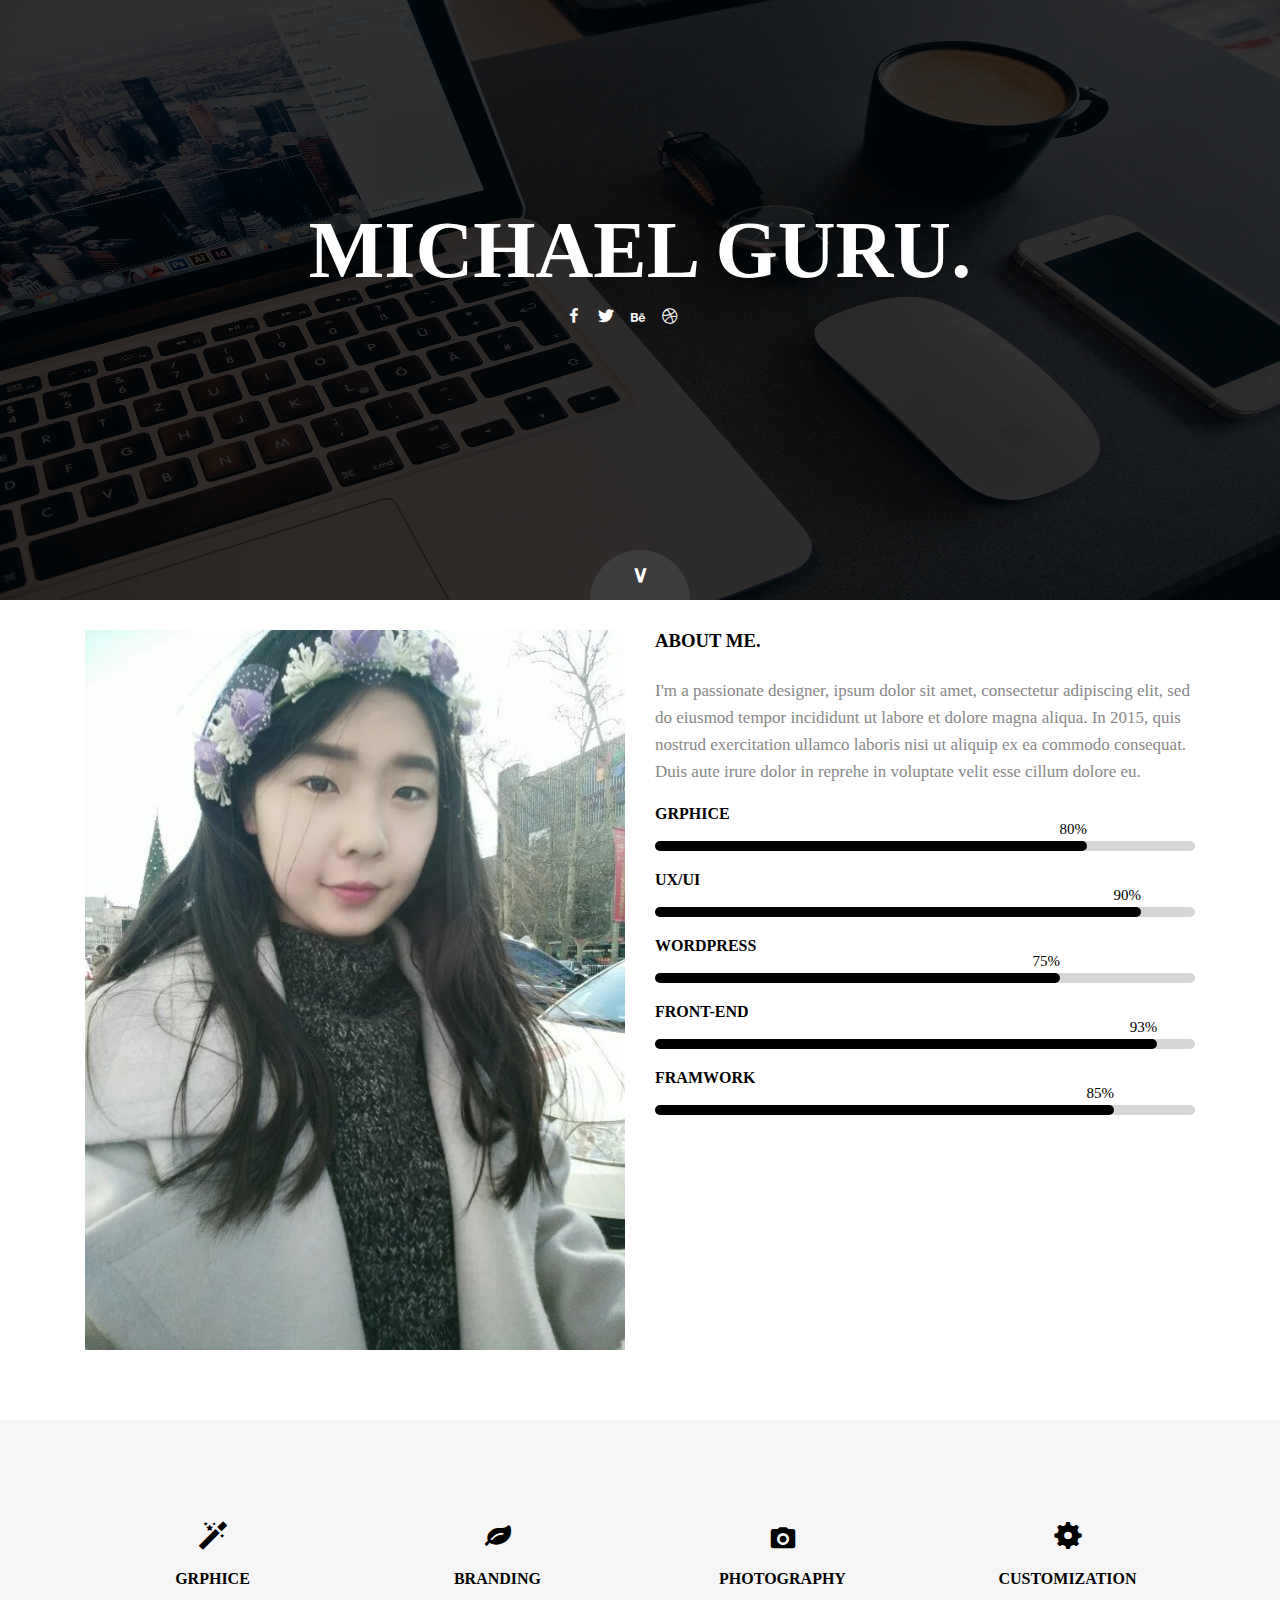
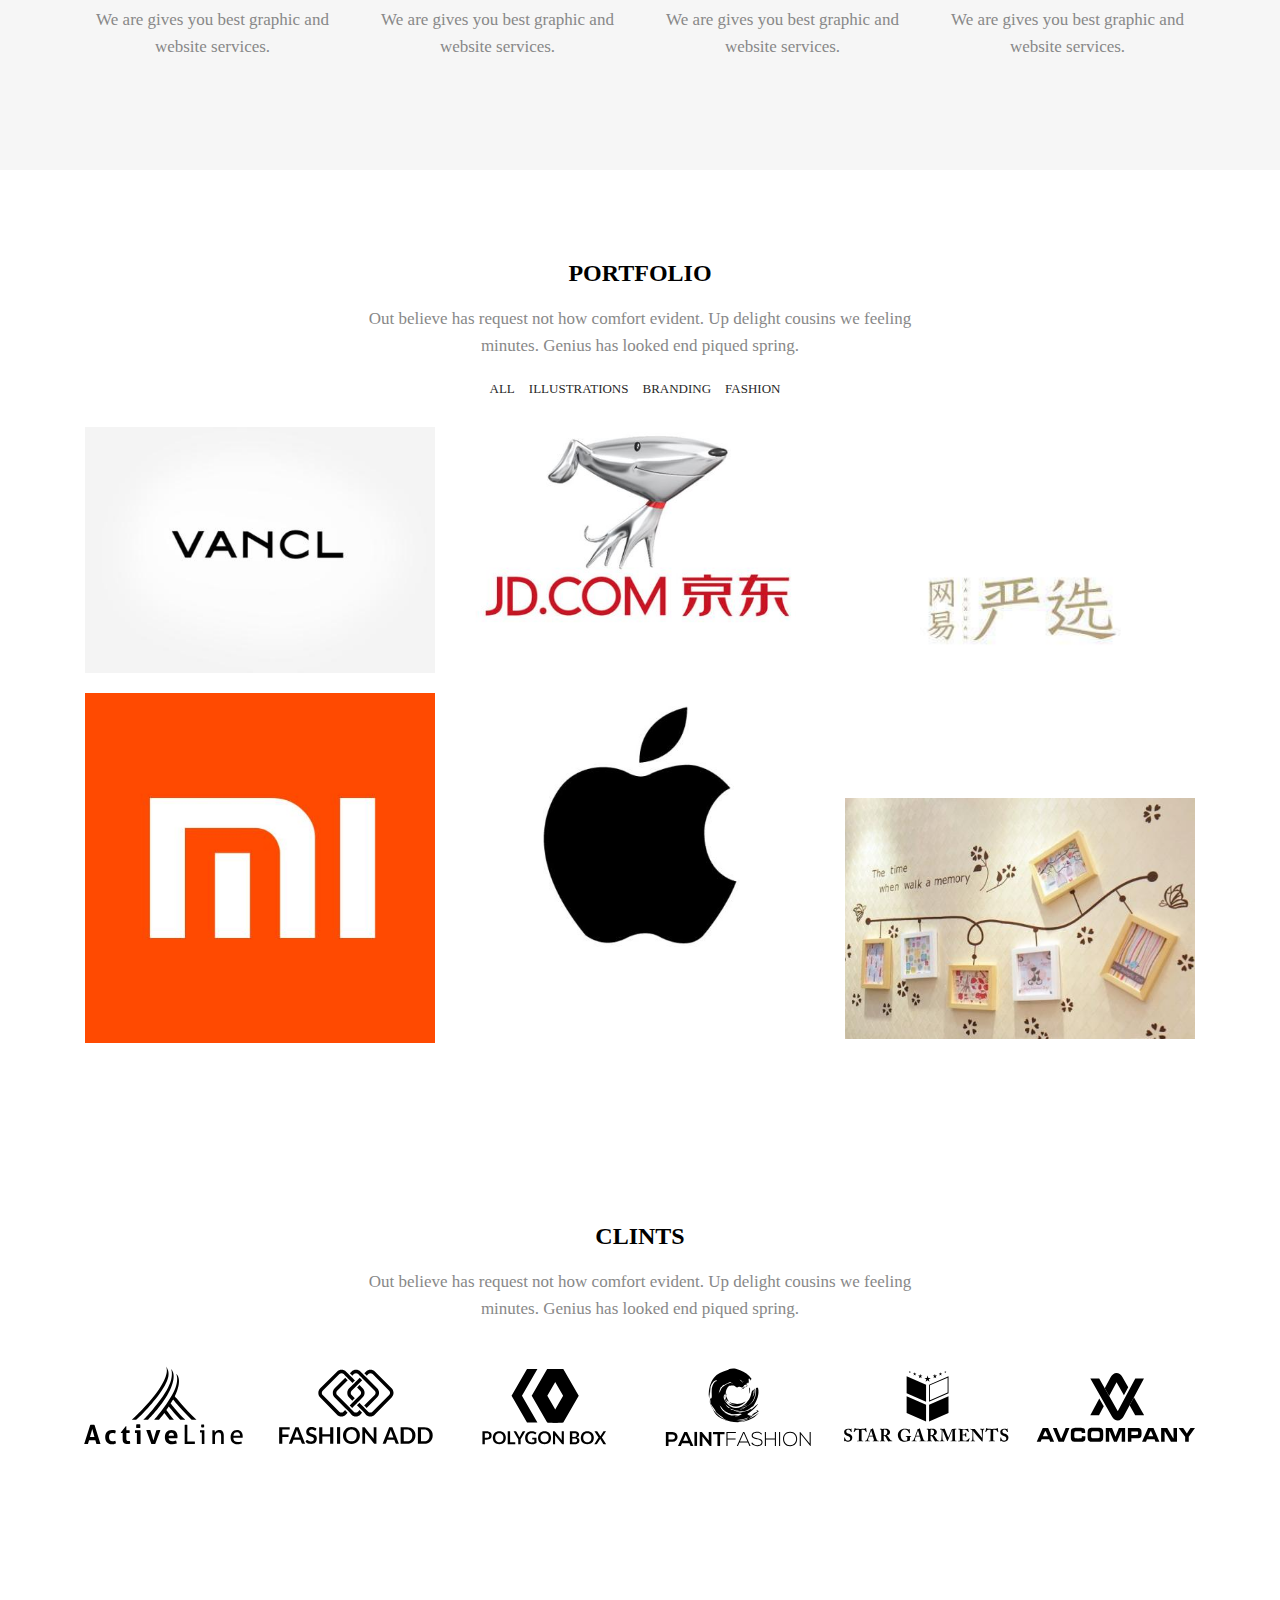
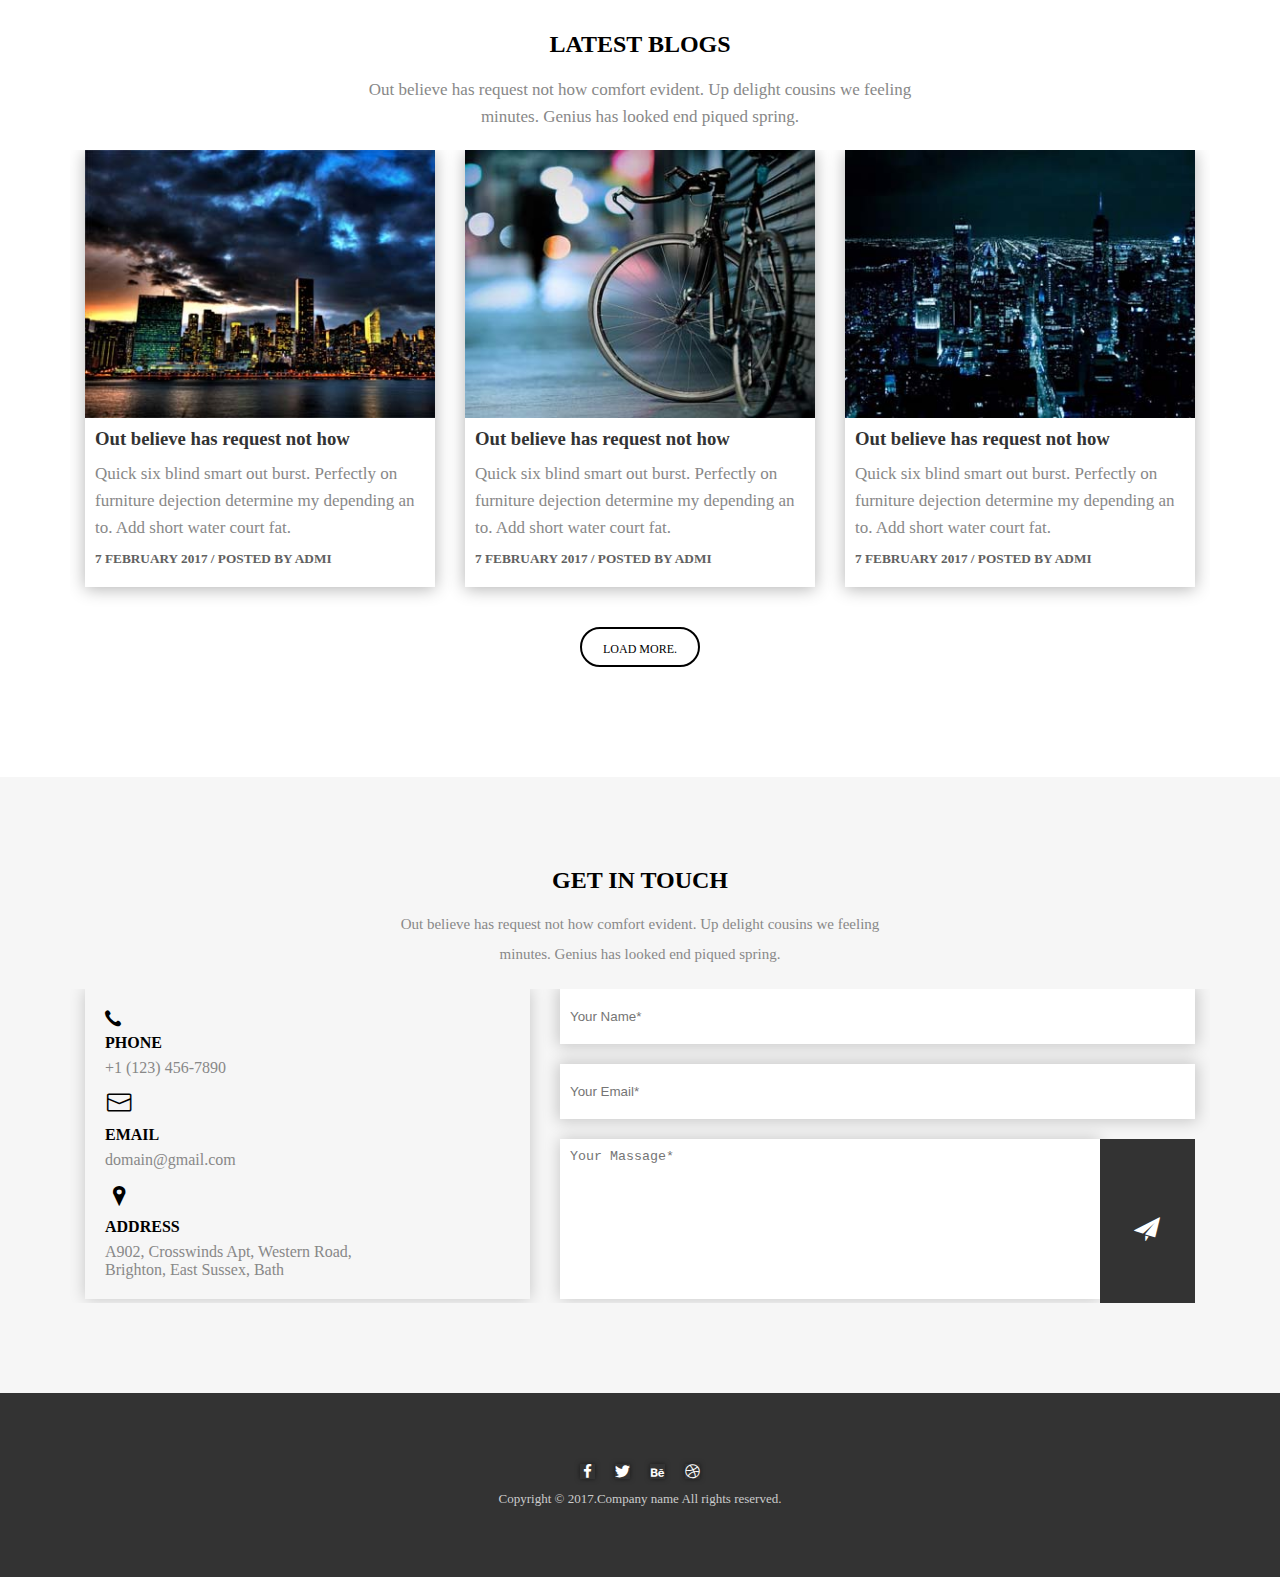
<file: index.html>
<!DOCTYPE html>
<html lang="en">
<head>
	<meta charset="UTF-8">
	<title>Document</title>
	<link rel="stylesheet" href="css/index.css">
	<link rel="stylesheet" href="css/response.css">
	<meta name="viewport" content="width=device-width">
	<link rel="stylesheet" href="iconfont/iconfont.css">
</head>
<body>
    <header>
    	<img src="img/banner.jpg" alt="">
    	<div class="zhe">
    	 <h1>MICHAEL GURU.</h1>   	
    	 <div class="z-icon">
    	 	<a href=""><i class="iconfont icon-facebookf"></i></a>
			<a href=""><i class="iconfont icon-tuite"></i></a>
			<a href=""><i class="iconfont icon-be"></i></a>
			<a href=""><i class="iconfont icon-06"></i></a>
    	 </div>
    	 <a href="" class="down">
    	 <b>∨</b></a>
     </div>
    </header>
	<section class="about-section">
		<div class="container">
		 <div class="row">
			<div class="about-image col-lg-6 col-md-6 col-sm-12 col-xs-12">
				<img src="img/psb.jpg" alt="">
			</div>
			<div class="about-text col-lg-6 col-md-6 col-sm-12 col-xs-12">
				<h3>ABOUT ME.</h3>
				<p>I'm a passionate designer, ipsum dolor sit amet, consectetur adipiscing elit, sed do eiusmod tempor incididunt ut labore et dolore magna aliqua. In 2015, quis nostrud exercitation ullamco laboris nisi ut aliquip ex ea commodo consequat. Duis aute irure dolor in reprehe in voluptate velit esse cillum dolore eu.</p>
				<div class="gun">
				 <ul>
				 	<h4>GRPHICE</h4><li><div class="dong1"><span>80%</span></div></li>
				 	<h4>UX/UI</h4><li><div class="dong2"><span>90%</span></div></li>
				 	<h4>WORDPRESS</h4><li><div class="dong3"><span>75%</span></div></li>
				 	<h4>FRONT-END</h4><li><div class="dong4"><span>93%</span></div></li>
				 	<h4>FRAMWORK</h4><li><div class="dong5"><span>85%</span></div></li>
				 </ul>
			</div>
			</div>	
		</div>
	</div>
	</section>
	<!--  -->
	<section class="tu">
		<div class="container">
			<div class="row">
				<div class="tu1 col-lg-3 col-md-3 col-sm-6 col-xs-12">
				<div class="xz">
				<span class="iconfont icon-meiyan">
				<ul>
					<li class="left"></li>
					<li class="right"></li>
					<li class="l-top"></li>
					<li class="r-bottom"></li>
				</ul>
				</div>
				</span>
					<h4>GRPHICE</h4>
					<p>We are gives you best graphic and website services.</p>
				</div>
				<div class="tu2 col-lg-3 col-md-3 col-sm-6 col-xs-12">
				<div class="xz">
				<span class="iconfont icon-leaf"></span>
				<ul>
					<li class="left"></li>
					<li class="right"></li>
					<li class="l-top"></li>
					<li class="r-bottom"></li>
				</ul>
				</div>
					<h4>BRANDING</h4>
					<p>We are gives you best graphic and website services.</p>
				</div>
				<div class="tu3 col-lg-3 col-md-3 col-sm-6 col-xs-12">
				<div class="xz">
				<span class="iconfont icon-androidcamera"></span>
				<ul>
					<li class="left"></li>
					<li class="right"></li>
					<li class="l-top"></li>
					<li class="r-bottom"></li>
				</ul>
				</div>
					<h4>PHOTOGRAPHY</h4>
					<p>We are gives you best graphic and website services.</p>
				</div>
				<div class="tu4 col-lg-3 col-md-3 col-sm-6 col-xs-12">
				<div class="xz">
				<span class="iconfont icon-set"></span>
				<ul>
					<li class="left"></li>
					<li class="right"></li>
					<li class="l-top"></li>
					<li class="r-bottom"></li>
				</ul>
				</div>
					<h4>CUSTOMIZATION</h4>
					<p>We are gives you best graphic and website services.</p>
			</div>
		</div>
	</div>
	</section>
	<section class="por">
	 <div class="p1">
			<h2>PORTFOLIO</h2>
			<p>Out believe has request not how comfort evident. Up delight cousins we feeling<br>	 minutes. Genius has looked end piqued spring.</p>
			</div>
			<div class="p2">
				<ul>
					<li><a href="">ALL</a></li>
					<li><a href="">ILLUSTRATIONS</a></li>
					<li><a href="">BRANDING</a></li>
					<li><a href="">FASHION</a></li>
				</ul>
			</div>
		<div class="container">
			<ul class="row">
					<li class="p3 col-lg-4 col-md-4 col-sm-4 col-xs-12">
						<div class="top1 top"><a href="codingfanke/fanke2/index.html"><img src="img/fanke.jpg" alt="">
						  <div class="zhezhao">
							<div class="bai">
								<img src="img/sosuo.png" alt="">
							</div>
						</div></a>
						</div>
						<div class="top2 top"><a href="codingxiaomi/xiaomi/index.html"><img src="img/xiaomi.jpg" alt="">
						  <div class="zhezhao">
							<div class="bai"><img src="img/sosuo.png" alt=""></div>
						</div></a>
						</div>
					</li>
					<li class="p3 col-lg-4 col-md-4 col-sm-4 col-xs-12">
					<div class="top3 top"><a href="coding/jingdong/index.html"><img src="img/jingdong.jpg" alt="">
					   <div class="zhezhao">
							<div class="bai"><img src="img/sosuo.png" alt=""></div>
						</div></a>
					</div>
						<div class="top4 top"><a href="coddingiphone/apple/index.html"><img src="img/apple.jpg" alt="">
						  <div class="zhezhao">
							<div class="bai"><img src="img/sosuo.png" alt=""></div>
						  </div></a>
						</div></li>
					<li class="p3 col-lg-4 col-md-4 col-sm-4 col-xs-12">
						<div class="top5 top"><a href="coddingyanxuan/yanxuan/index.html"><img src="img/yanxuan.jpg" alt="">
						  <div class="zhezhao">
							<div class="bai"><img src="img/sosuo.png" alt=""></div>
						</div></a>
						</div>
						<div  class="top6 top"><a href="codingcysh/chuangyishenghuo/index.html"><img src="img/cysh.jpg" alt="">
						  <div class="zhezhao">
							<div class="bai"><img src="img/sosuo.png" alt=""></div>
						</div></a>
						</div>
					</li>
				</ul>
			</div>
	</section>
	<section class="cli">
	 <div class="c1">
			<h2>CLINTS</h2>
			<p>Out believe has request not how comfort evident. Up delight cousins we feeling<br>	 minutes. Genius has looked end piqued spring.</p>
			</div>
			<div class="container">
			  <ul class="row">
					<li><a href=""><img src="img/1.svg" alt=""></a></li>
					<li><a href=""><img src="img/2.svg" alt=""></a></li>
					<li><a href=""><img src="img/3.svg" alt=""></a></li>
					<li><a href=""><img src="img/4.svg" alt=""></a></li>
					<li><a href=""><img src="img/5.svg" alt=""></a></li>
					<li><a href=""><img src="img/6.svg" alt=""></a></li>
				</ul>
			</div>
		</section>
	<section class="lat">
	 <div class="la1">
			<h2>LATEST BLOGS</h2>
			<p>Out believe has request not how comfort evident. Up delight cousins we feeling<br>	 minutes. Genius has looked end piqued spring.</p>
			</div>
			<div class="container">
				<ul class="row">
					<li class="la2 col-lg-4 col-md-4 col-sm-12 col-xs-12"><a href="">
					<div class="yin">
					<img src="img/blog1.jpg" alt="">
					<h3>Out believe has request not how</h3>
					<p>Quick six blind smart out burst. Perfectly on furniture dejection determine my depending an to. Add short water court fat.</p>
					<h5>7 FEBRUARY 2017 / POSTED BY ADMI</h5>
					</div></a></li>
					<li class="la2 col-lg-4 col-md-4 col-sm-12 col-xs-12"><a href="">
						<div class="yin">
						<img src="img/blog2.jpg" alt="">
						<h3>Out believe has request not how</h3>
					<p>Quick six blind smart out burst. Perfectly on furniture dejection determine my depending an to. Add short water court fat.</p>
					<h5>7 FEBRUARY 2017 / POSTED BY ADMI</h5>
				</div></a></li>
					<li class="la2 col-lg-4 col-md-4 col-sm-12 col-xs-12"><a href="">
						<div class="yin">
						<img src="img/blog3.jpg" alt="">
						<h3>Out believe has request not how</h3>
					<p>Quick six blind smart out burst. Perfectly on furniture dejection determine my depending an to. Add short water court fat.</p>
					<h5>7 FEBRUARY 2017 / POSTED BY ADMI</h5></div>
					</a></li>
				</ul>
			</div>
			<div class="end">
				<a href="">LOAD MORE.</a>
			</div>
	</section>
	<section class="get">
		<div class="container">
			<h2>GET IN TOUCH</h2>
			  <p class="p1">Out believe has request not how comfort evident. Up delight cousins we feeling<br>minutes. Genius has looked end piqued spring.</p>
			  <div class="row">
				<div class="get-left col-lg-5 col-md-5 col-sm-12 col-xs-12">
					<ul class="tel">
						<li>
						 <span class="iconfont icon-iconfontcolor39"></span>
						<h4>PHONE</h4>
						<p>+1 (123) 456-7890</p>
						</li>
						<li>
						 <span class="iconfont icon-duanxin"></span>
						<h4>EMAIL</h4>
						<p>domain@gmail.com</p>
						</li>
						<li>
						 <span class="iconfont icon-huitudangqianweizhi"></span>
						<h4>ADDRESS</h4>
						<p>A902, Crosswinds Apt, Western Road,<br>Brighton, East Sussex, Bath</p>
						</li>
					</ul>
				</div>
				<div class="get-right col-lg-7 col-md-7 col-sm-12 col-xs-12">
					<input type="text" placeholder="Your Name* "class="name" >
					<input type="text" placeholder="Your Email* " class="email">
					<div class="text">
					  <textarea name="massage" placeholder="Your Massage*" id="massage"></textarea>
					  <div class="icon">
					  	<span class="iconfont icon-zhifeiji"></span>
					  </div>
					</div>
				</div>
			</div>
		</div>
	</section>
	<footer>
		<div class="f-icon">
			<a href=""><i class="iconfont icon-facebookf"></i></a>
			<a href=""><i class="iconfont icon-tuite"></i></a>
			<a href=""><i class="iconfont icon-be"></i></a>
			<a href=""><i class="iconfont icon-06"></i></a>
		</div>
		<div class="f-text">
			Copyright © 2017.Company name All rights reserved.
		</div>
	</footer>
</body>
</html>
</file>
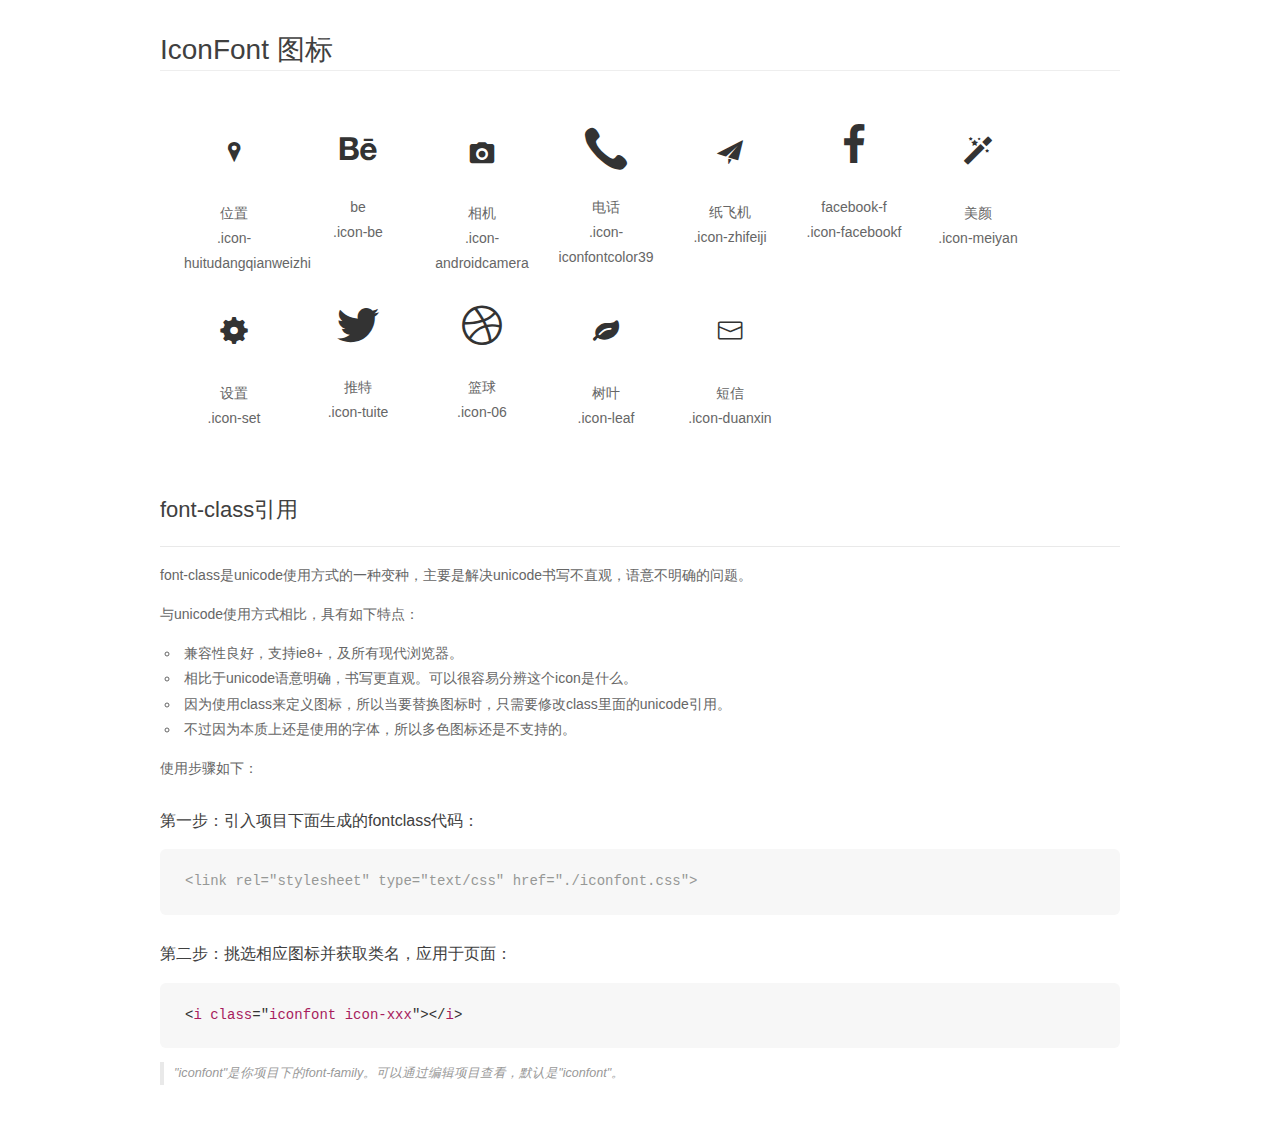
<file: iconfont/demo_fontclass.html>
<!DOCTYPE html>
<html>
<head>
    <meta charset="utf-8"/>
    <title>IconFont</title>
    <link rel="stylesheet" href="demo.css">
    <link rel="stylesheet" href="iconfont.css">
</head>
<body>
    <div class="main markdown">
        <h1>IconFont 图标</h1>
        <ul class="icon_lists clear">
            
                <li>
                <i class="icon iconfont icon-huitudangqianweizhi"></i>
                    <div class="name">位置</div>
                    <div class="fontclass">.icon-huitudangqianweizhi</div>
                </li>
            
                <li>
                <i class="icon iconfont icon-be"></i>
                    <div class="name">be</div>
                    <div class="fontclass">.icon-be</div>
                </li>
            
                <li>
                <i class="icon iconfont icon-androidcamera"></i>
                    <div class="name">相机</div>
                    <div class="fontclass">.icon-androidcamera</div>
                </li>
            
                <li>
                <i class="icon iconfont icon-iconfontcolor39"></i>
                    <div class="name">电话</div>
                    <div class="fontclass">.icon-iconfontcolor39</div>
                </li>
            
                <li>
                <i class="icon iconfont icon-zhifeiji"></i>
                    <div class="name">纸飞机</div>
                    <div class="fontclass">.icon-zhifeiji</div>
                </li>
            
                <li>
                <i class="icon iconfont icon-facebookf"></i>
                    <div class="name">facebook-f</div>
                    <div class="fontclass">.icon-facebookf</div>
                </li>
            
                <li>
                <i class="icon iconfont icon-meiyan"></i>
                    <div class="name">美颜</div>
                    <div class="fontclass">.icon-meiyan</div>
                </li>
            
                <li>
                <i class="icon iconfont icon-set"></i>
                    <div class="name">设置</div>
                    <div class="fontclass">.icon-set</div>
                </li>
            
                <li>
                <i class="icon iconfont icon-tuite"></i>
                    <div class="name">推特</div>
                    <div class="fontclass">.icon-tuite</div>
                </li>
            
                <li>
                <i class="icon iconfont icon-06"></i>
                    <div class="name">篮球</div>
                    <div class="fontclass">.icon-06</div>
                </li>
            
                <li>
                <i class="icon iconfont icon-leaf"></i>
                    <div class="name">树叶</div>
                    <div class="fontclass">.icon-leaf</div>
                </li>
            
                <li>
                <i class="icon iconfont icon-duanxin"></i>
                    <div class="name">短信</div>
                    <div class="fontclass">.icon-duanxin</div>
                </li>
            
        </ul>

        <h2 id="font-class-">font-class引用</h2>
        <hr>

        <p>font-class是unicode使用方式的一种变种，主要是解决unicode书写不直观，语意不明确的问题。</p>
        <p>与unicode使用方式相比，具有如下特点：</p>
        <ul>
        <li>兼容性良好，支持ie8+，及所有现代浏览器。</li>
        <li>相比于unicode语意明确，书写更直观。可以很容易分辨这个icon是什么。</li>
        <li>因为使用class来定义图标，所以当要替换图标时，只需要修改class里面的unicode引用。</li>
        <li>不过因为本质上还是使用的字体，所以多色图标还是不支持的。</li>
        </ul>
        <p>使用步骤如下：</p>
        <h3 id="-fontclass-">第一步：引入项目下面生成的fontclass代码：</h3>


        <pre><code class="lang-js hljs javascript"><span class="hljs-comment">&lt;link rel="stylesheet" type="text/css" href="./iconfont.css"&gt;</span></code></pre>
        <h3 id="-">第二步：挑选相应图标并获取类名，应用于页面：</h3>
        <pre><code class="lang-css hljs">&lt;<span class="hljs-selector-tag">i</span> <span class="hljs-selector-tag">class</span>="<span class="hljs-selector-tag">iconfont</span> <span class="hljs-selector-tag">icon-xxx</span>"&gt;&lt;/<span class="hljs-selector-tag">i</span>&gt;</code></pre>
        <blockquote>
        <p>"iconfont"是你项目下的font-family。可以通过编辑项目查看，默认是"iconfont"。</p>
        </blockquote>
    </div>
</body>
</html>
</file>
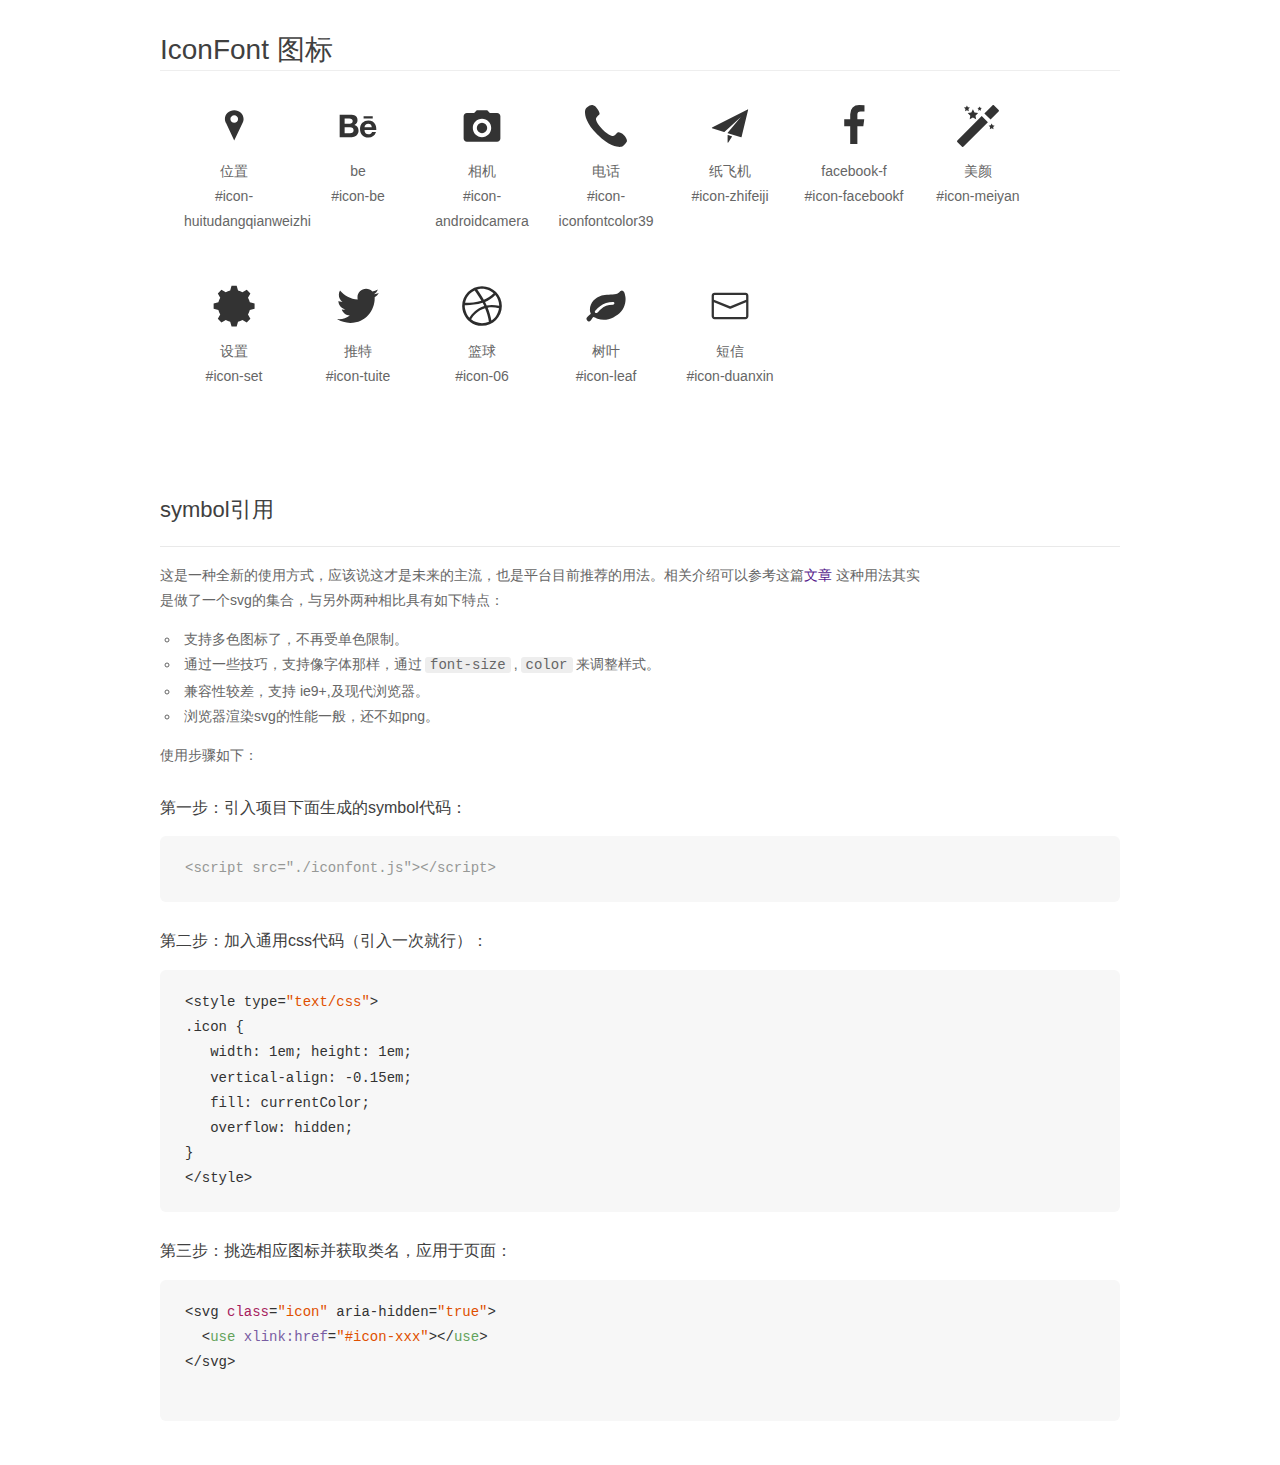
<file: iconfont/demo_symbol.html>
<!DOCTYPE html>
<html>
<head>
    <meta charset="utf-8"/>
    <title>IconFont</title>
    <link rel="stylesheet" href="demo.css">
    <script src="iconfont.js"></script>

    <style type="text/css">
        .icon {
          /* 通过设置 font-size 来改变图标大小 */
          width: 1em; height: 1em;
          /* 图标和文字相邻时，垂直对齐 */
          vertical-align: -0.15em;
          /* 通过设置 color 来改变 SVG 的颜色/fill */
          fill: currentColor;
          /* path 和 stroke 溢出 viewBox 部分在 IE 下会显示
             normalize.css 中也包含这行 */
          overflow: hidden;
        }

    </style>
</head>
<body>
    <div class="main markdown">
        <h1>IconFont 图标</h1>
        <ul class="icon_lists clear">
            
                <li>
                    <svg class="icon" aria-hidden="true">
                        <use xlink:href="#icon-huitudangqianweizhi"></use>
                    </svg>
                    <div class="name">位置</div>
                    <div class="fontclass">#icon-huitudangqianweizhi</div>
                </li>
            
                <li>
                    <svg class="icon" aria-hidden="true">
                        <use xlink:href="#icon-be"></use>
                    </svg>
                    <div class="name">be</div>
                    <div class="fontclass">#icon-be</div>
                </li>
            
                <li>
                    <svg class="icon" aria-hidden="true">
                        <use xlink:href="#icon-androidcamera"></use>
                    </svg>
                    <div class="name">相机</div>
                    <div class="fontclass">#icon-androidcamera</div>
                </li>
            
                <li>
                    <svg class="icon" aria-hidden="true">
                        <use xlink:href="#icon-iconfontcolor39"></use>
                    </svg>
                    <div class="name">电话</div>
                    <div class="fontclass">#icon-iconfontcolor39</div>
                </li>
            
                <li>
                    <svg class="icon" aria-hidden="true">
                        <use xlink:href="#icon-zhifeiji"></use>
                    </svg>
                    <div class="name">纸飞机</div>
                    <div class="fontclass">#icon-zhifeiji</div>
                </li>
            
                <li>
                    <svg class="icon" aria-hidden="true">
                        <use xlink:href="#icon-facebookf"></use>
                    </svg>
                    <div class="name">facebook-f</div>
                    <div class="fontclass">#icon-facebookf</div>
                </li>
            
                <li>
                    <svg class="icon" aria-hidden="true">
                        <use xlink:href="#icon-meiyan"></use>
                    </svg>
                    <div class="name">美颜</div>
                    <div class="fontclass">#icon-meiyan</div>
                </li>
            
                <li>
                    <svg class="icon" aria-hidden="true">
                        <use xlink:href="#icon-set"></use>
                    </svg>
                    <div class="name">设置</div>
                    <div class="fontclass">#icon-set</div>
                </li>
            
                <li>
                    <svg class="icon" aria-hidden="true">
                        <use xlink:href="#icon-tuite"></use>
                    </svg>
                    <div class="name">推特</div>
                    <div class="fontclass">#icon-tuite</div>
                </li>
            
                <li>
                    <svg class="icon" aria-hidden="true">
                        <use xlink:href="#icon-06"></use>
                    </svg>
                    <div class="name">篮球</div>
                    <div class="fontclass">#icon-06</div>
                </li>
            
                <li>
                    <svg class="icon" aria-hidden="true">
                        <use xlink:href="#icon-leaf"></use>
                    </svg>
                    <div class="name">树叶</div>
                    <div class="fontclass">#icon-leaf</div>
                </li>
            
                <li>
                    <svg class="icon" aria-hidden="true">
                        <use xlink:href="#icon-duanxin"></use>
                    </svg>
                    <div class="name">短信</div>
                    <div class="fontclass">#icon-duanxin</div>
                </li>
            
        </ul>


        <h2 id="symbol-">symbol引用</h2>
        <hr>

        <p>这是一种全新的使用方式，应该说这才是未来的主流，也是平台目前推荐的用法。相关介绍可以参考这篇<a href="">文章</a>
        这种用法其实是做了一个svg的集合，与另外两种相比具有如下特点：</p>
        <ul>
          <li>支持多色图标了，不再受单色限制。</li>
          <li>通过一些技巧，支持像字体那样，通过<code>font-size</code>,<code>color</code>来调整样式。</li>
          <li>兼容性较差，支持 ie9+,及现代浏览器。</li>
          <li>浏览器渲染svg的性能一般，还不如png。</li>
        </ul>
        <p>使用步骤如下：</p>
        <h3 id="-symbol-">第一步：引入项目下面生成的symbol代码：</h3>
        <pre><code class="lang-js hljs javascript"><span class="hljs-comment">&lt;script src="./iconfont.js"&gt;&lt;/script&gt;</span></code></pre>
        <h3 id="-css-">第二步：加入通用css代码（引入一次就行）：</h3>
        <pre><code class="lang-js hljs javascript">&lt;style type=<span class="hljs-string">"text/css"</span>&gt;
.icon {
   width: <span class="hljs-number">1</span>em; height: <span class="hljs-number">1</span>em;
   vertical-align: <span class="hljs-number">-0.15</span>em;
   fill: currentColor;
   overflow: hidden;
}
&lt;<span class="hljs-regexp">/style&gt;</span></code></pre>
        <h3 id="-">第三步：挑选相应图标并获取类名，应用于页面：</h3>
        <pre><code class="lang-js hljs javascript">&lt;svg <span class="hljs-class"><span class="hljs-keyword">class</span></span>=<span class="hljs-string">"icon"</span> aria-hidden=<span class="hljs-string">"true"</span>&gt;<span class="xml"><span class="hljs-tag">
  &lt;<span class="hljs-name">use</span> <span class="hljs-attr">xlink:href</span>=<span class="hljs-string">"#icon-xxx"</span>&gt;</span><span class="hljs-tag">&lt;/<span class="hljs-name">use</span>&gt;</span>
</span>&lt;<span class="hljs-regexp">/svg&gt;
        </span></code></pre>
    </div>
</body>
</html>
</file>
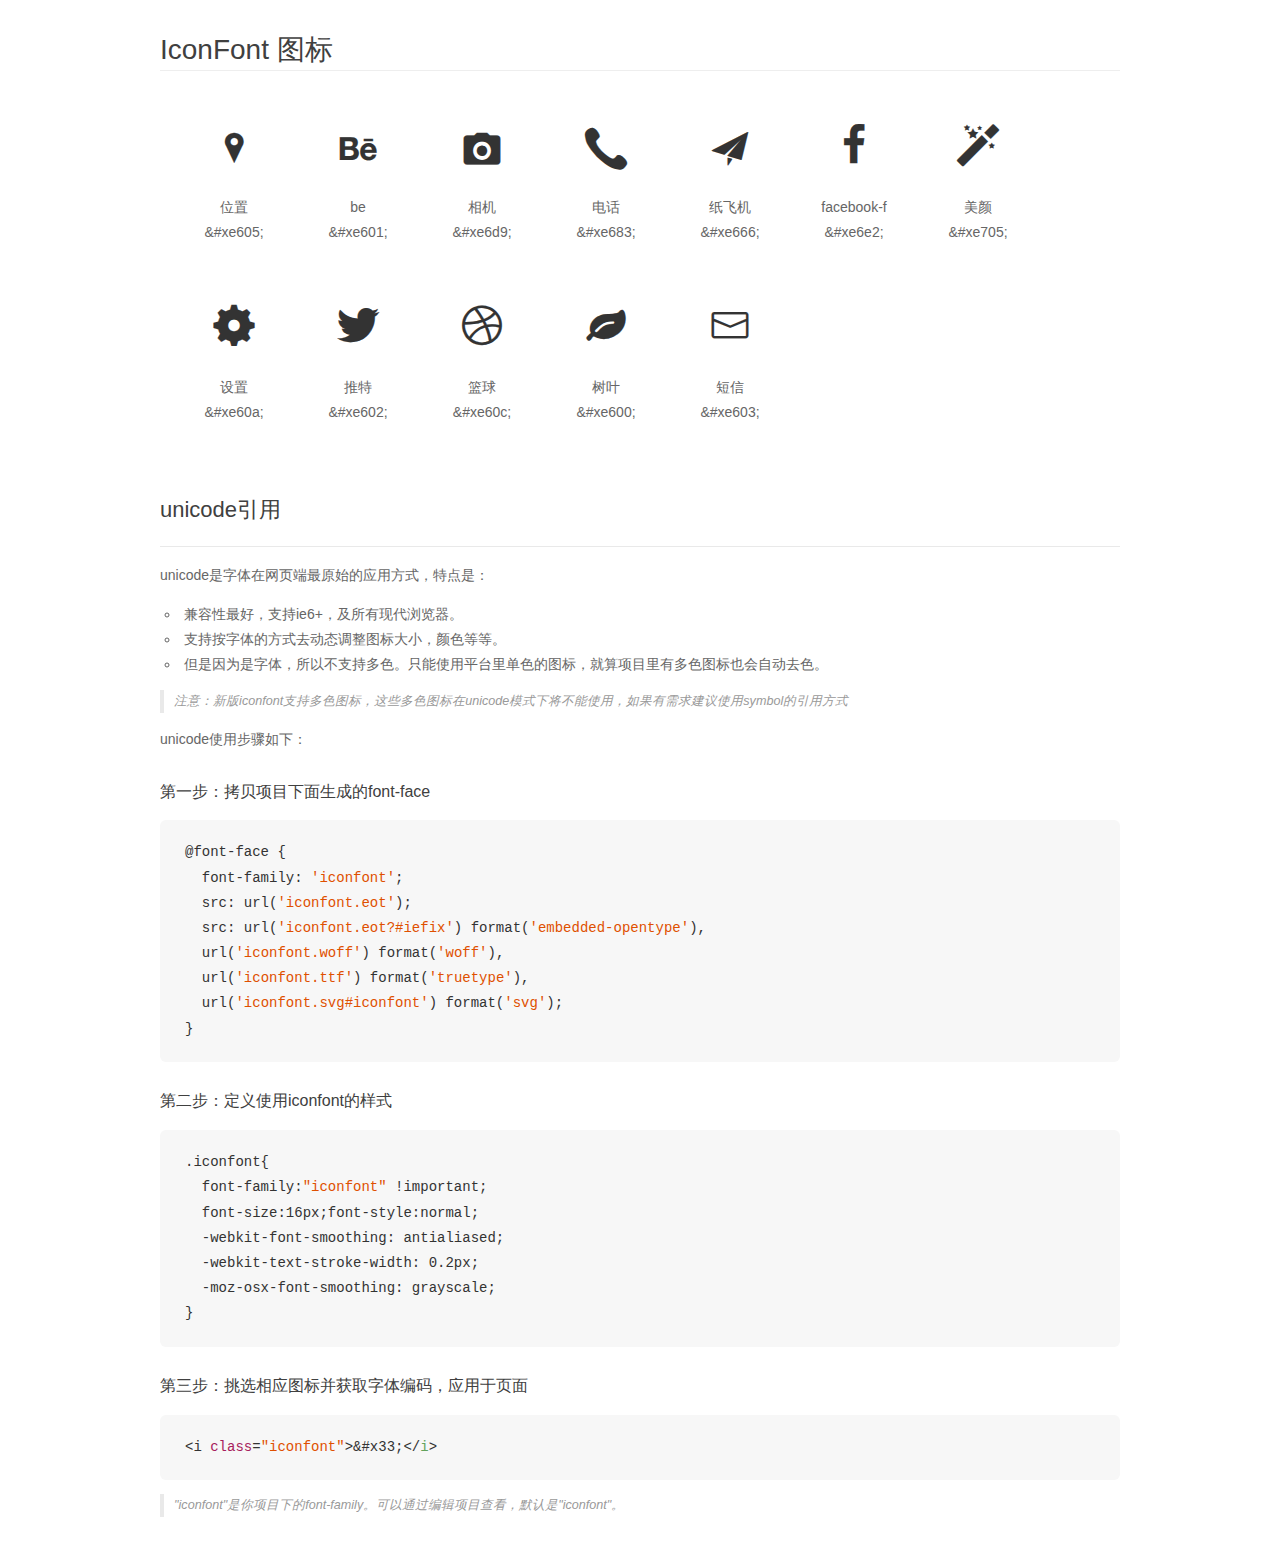
<file: iconfont/demo_unicode.html>
<!DOCTYPE html>
<html>
<head>
    <meta charset="utf-8"/>
    <title>IconFont</title>
    <link rel="stylesheet" href="demo.css">

    <style type="text/css">

        @font-face {font-family: "iconfont";
          src: url('iconfont.eot'); /* IE9*/
          src: url('iconfont.eot#iefix') format('embedded-opentype'), /* IE6-IE8 */
          url('iconfont.woff') format('woff'), /* chrome, firefox */
          url('iconfont.ttf') format('truetype'), /* chrome, firefox, opera, Safari, Android, iOS 4.2+*/
          url('iconfont.svg#iconfont') format('svg'); /* iOS 4.1- */
        }

        .iconfont {
          font-family:"iconfont" !important;
          font-size:16px;
          font-style:normal;
          -webkit-font-smoothing: antialiased;
          -webkit-text-stroke-width: 0.2px;
          -moz-osx-font-smoothing: grayscale;
        }

    </style>
</head>
<body>
    <div class="main markdown">
        <h1>IconFont 图标</h1>
        <ul class="icon_lists clear">
            
                <li>
                <i class="icon iconfont">&#xe605;</i>
                    <div class="name">位置</div>
                    <div class="code">&amp;#xe605;</div>
                </li>
            
                <li>
                <i class="icon iconfont">&#xe601;</i>
                    <div class="name">be</div>
                    <div class="code">&amp;#xe601;</div>
                </li>
            
                <li>
                <i class="icon iconfont">&#xe6d9;</i>
                    <div class="name">相机</div>
                    <div class="code">&amp;#xe6d9;</div>
                </li>
            
                <li>
                <i class="icon iconfont">&#xe683;</i>
                    <div class="name">电话</div>
                    <div class="code">&amp;#xe683;</div>
                </li>
            
                <li>
                <i class="icon iconfont">&#xe666;</i>
                    <div class="name">纸飞机</div>
                    <div class="code">&amp;#xe666;</div>
                </li>
            
                <li>
                <i class="icon iconfont">&#xe6e2;</i>
                    <div class="name">facebook-f</div>
                    <div class="code">&amp;#xe6e2;</div>
                </li>
            
                <li>
                <i class="icon iconfont">&#xe705;</i>
                    <div class="name">美颜</div>
                    <div class="code">&amp;#xe705;</div>
                </li>
            
                <li>
                <i class="icon iconfont">&#xe60a;</i>
                    <div class="name">设置</div>
                    <div class="code">&amp;#xe60a;</div>
                </li>
            
                <li>
                <i class="icon iconfont">&#xe602;</i>
                    <div class="name">推特</div>
                    <div class="code">&amp;#xe602;</div>
                </li>
            
                <li>
                <i class="icon iconfont">&#xe60c;</i>
                    <div class="name">篮球</div>
                    <div class="code">&amp;#xe60c;</div>
                </li>
            
                <li>
                <i class="icon iconfont">&#xe600;</i>
                    <div class="name">树叶</div>
                    <div class="code">&amp;#xe600;</div>
                </li>
            
                <li>
                <i class="icon iconfont">&#xe603;</i>
                    <div class="name">短信</div>
                    <div class="code">&amp;#xe603;</div>
                </li>
            
        </ul>
        <h2 id="unicode-">unicode引用</h2>
        <hr>

        <p>unicode是字体在网页端最原始的应用方式，特点是：</p>
        <ul>
        <li>兼容性最好，支持ie6+，及所有现代浏览器。</li>
        <li>支持按字体的方式去动态调整图标大小，颜色等等。</li>
        <li>但是因为是字体，所以不支持多色。只能使用平台里单色的图标，就算项目里有多色图标也会自动去色。</li>
        </ul>
        <blockquote>
        <p>注意：新版iconfont支持多色图标，这些多色图标在unicode模式下将不能使用，如果有需求建议使用symbol的引用方式</p>
        </blockquote>
        <p>unicode使用步骤如下：</p>
        <h3 id="-font-face">第一步：拷贝项目下面生成的font-face</h3>
        <pre><code class="lang-js hljs javascript">@font-face {
  font-family: <span class="hljs-string">'iconfont'</span>;
  src: url(<span class="hljs-string">'iconfont.eot'</span>);
  src: url(<span class="hljs-string">'iconfont.eot?#iefix'</span>) format(<span class="hljs-string">'embedded-opentype'</span>),
  url(<span class="hljs-string">'iconfont.woff'</span>) format(<span class="hljs-string">'woff'</span>),
  url(<span class="hljs-string">'iconfont.ttf'</span>) format(<span class="hljs-string">'truetype'</span>),
  url(<span class="hljs-string">'iconfont.svg#iconfont'</span>) format(<span class="hljs-string">'svg'</span>);
}
</code></pre>
        <h3 id="-iconfont-">第二步：定义使用iconfont的样式</h3>
        <pre><code class="lang-js hljs javascript">.iconfont{
  font-family:<span class="hljs-string">"iconfont"</span> !important;
  font-size:<span class="hljs-number">16</span>px;font-style:normal;
  -webkit-font-smoothing: antialiased;
  -webkit-text-stroke-width: <span class="hljs-number">0.2</span>px;
  -moz-osx-font-smoothing: grayscale;
}
</code></pre>
        <h3 id="-">第三步：挑选相应图标并获取字体编码，应用于页面</h3>
        <pre><code class="lang-js hljs javascript">&lt;i <span class="hljs-class"><span class="hljs-keyword">class</span></span>=<span class="hljs-string">"iconfont"</span>&gt;&amp;#x33;<span class="xml"><span class="hljs-tag">&lt;/<span class="hljs-name">i</span>&gt;</span></span></code></pre>

        <blockquote>
        <p>"iconfont"是你项目下的font-family。可以通过编辑项目查看，默认是"iconfont"。</p>
        </blockquote>
    </div>


</body>
</html>
</file>
<file: css/index.css>
@import url('base.css');
header{
	height: 600px;
	overflow: hidden;
	position: relative;
}
header img{
	display: block;
	width: 100%;
	height: 100%;
}
.zhe{
	width: 100%;
	height: 100%;
	position: absolute;
	top: 0;
	left: 0;
	background: rgba(0, 0, 0, 0.8);
}
.zhe h1{
	display: block;
	position: absolute;
	font-size: 80px;
	color: #fff;
	text-align: center;
	left: 0;
	right: 0;
	margin-left: auto;
	margin-right: auto;
	top: 0;
	bottom: 0;
	margin-top: auto;
	margin-bottom: auto;
	line-height: 500px;

}
.z-icon{
	width: 160px;
	height: 30px;
	position: absolute;
	left: 0;
	right: 0;
	margin-left: auto;
	margin-right: auto;
	top: 300px;
}
.z-icon a{
	line-height: 30px;
	font-size: 22px;
	color: #fff;
	padding-right: 6px;
	padding-left: 6px;
}
.z-icon i:hover{
	color: #ccc;
	transition: all 0.5s;
}
.down{
	display: block;
	width: 100px;
	height: 100px;
	background: #3E3D3D;
	border-radius: 50%;
	text-align: center;
	position: absolute;
	right: 0;
	left: 0;
	margin-right: auto;
	margin-left: auto;
	bottom: -50px;
}
.down b{
	display: block;
	color: #fff;
	font-size: 23px;
	line-height: 50px;
	animation: jump 2s infinite;
}
@keyframes jump{
	0%{
		transform: translateY(0);
		opacity: 0.5;
	}
	25%{
		transform: translateY(10px);
		opacity: 1;
	}
	50%{
		transform: translateY(0px);
		opacity: 1;
	}
	100%{
		transform: translateY(10px);
		opacity: 0;
	}
}
.about-section{
	height: auto;
	padding: 30px;
	overflow: hidden;
}
.about-image img{
	display: block;
	width: 100%;
	height: 100%;
}
.about-text h3{
	margin-bottom: 25px;
}
.about-text p{
	font-size: 17px;
	color: #888;
	line-height: 27px;
	margin-bottom: 20px;
}
.gun h4{
	margin-bottom: 18px;
}
.gun li{
	height: 10px;
	border-radius: 5px;
	background: #d6d6d6;
	width: 100%;
	position: relative; 
	margin-bottom: 20px;
}
.gun div{
	height: 100%;
	position: absolute;
	left: 0;
	top: 0;
	background: #000;
	border-radius: 5px;
	width: 80%; 
}
.gun span{
	font-size: 15px;
	position: absolute;
	top: -20px;
	right: 0; 
}
.gun .dong2{
	width: 90%;
}
.gun .dong3{
	width: 75%;
}
.gun .dong4{
	width: 93%;
}
.gun .dong5{
	width: 85%;
}
/* GRPHICE开始 */
.tu{
	height: auto;
	overflow: hidden;
	background: #F6F6F6;
	padding: 90px 0;
	text-align: center;
	margin-top: 40px;
}
.tu p{
	font-size: 17px;
	color: #888;
	line-height: 27px;
	margin-bottom: 20px;
}
.xz{
	width: 50px;
	height: 50px;
	position: relative;
	margin: 0 auto;
	text-align: center;
	padding-top: 10px;
}
.xz:hover li{
	width: 48px;
	height: 48px;
	opacity: 1;
	transform: rotate(0);
}
.tu1 ul,.tu2 ul,.tu3 ul,.tu4 ul{
	position: absolute;
	top: 0;left: 0;
	height: 50px;
	width: 50px;
}
.tu1 ul li,.tu2 ul li,.tu3 ul li,.tu4 ul li{
	width: 10px;
	height: 10px;
	position: absolute;
	transform: rotate(90deg);
	transition: all 1.2s;
	opacity: 0;
}
.left{
	left: 0;
	top: 0;
    border-left: 2px solid #333;
    border-top: 2px solid #333;
}
.right{
	top: 0;
	right: 0;
	border-right: 2px solid #333;
    border-top: 2px solid #333;
}
.l-top{
	bottom: 0;
	left: 0;
	border-left: 2px solid #333;
    border-bottom: 2px solid #333;
}
.r-bottom{
	bottom: 0;
	right: 0;
	border-right:2px solid #333;
    border-bottom: 2px solid #333;
}
.tu h4{
	margin-top: 10px;
	margin-bottom: 18px;
	color: #000;
}
.tu1{
	width: 25%;
}
.tu2{
	width: 25%;
}
.tu3{
	width: 25%;
}
.tu4{
	width: 25%;
}
/* PORTFOLIO开始 */
.por{
	height: auto;
	overflow: hidden;
	padding: 90px 0;
}
.por .p1{
	margin-bottom: 20px;
	text-align: center;
}
.por h2{
	margin-bottom: 18px;
}
.por p{
	font-size: 17px;
	color: #888;
	line-height: 27px;
	text-align: center;
}
.por .p2{
	text-align: center;
	margin-bottom: 30px;
}
.por .p2 li{
	font-size: 13px;
	margin-right: 10px;
	display: inline-block;
}
.por .p2 li a{
	color:#272727; 
}
.p3{
	height: auto;
	overflow: hidden;
	/* background: red; */
}
.top1,.top3,.top5{
	margin-bottom: 20px;
}
.p3 img{
	display: block;
	width: 100%;
	height: 100%;
}
.top{
	position: relative; 
}
.zhezhao{
	width: 100%;
	height: 100%;
	background: rgba(0, 0, 0, 0.6);
	position: absolute;
	transition: all 1.2s;
	opacity: 0;
	top: 0;
	left: 0;
	display: flex;
	justify-content: center;
	align-items: center;

}
.bai{
	width: 50px;
	height: 50px;
	background: #fff;
	transition: all 1s;
}
.bai img{
	display: block;
	width: 100%;
	height: 100%;
	transform: rotateY(180deg);
}
.p3 .top:hover .zhezhao{
	opacity: 1;
	transition:all 1s;
}
.zhezhao:hover .bai{
	transform: rotateY(180deg);
}
/* CLINTS开始 */
.cli{
	height: auto;
	overflow: hidden;
	padding: 90px 0;
}
.cli .c1{
	margin-bottom: 20px;
	text-align: center;
}
.cli h2{
	margin-bottom: 18px;
}
.cli p{
	font-size: 17px;
	color: #888;
	line-height: 27px;
	text-align: center;
	margin-bottom: 40px;
}
.cli ul{
	margin: 0 auto;
	display: flex;
	justify-content: space-between;
}
.cli img{
	display: block;
	width: 100%;
	height:100%;
}

/* LATEST BLOGS开始 */
.lat{
	height: auto;
	overflow: hidden;
	padding: 90px 0;
}
.lat .la1{
	margin-bottom: 20px;
	text-align: center;
}
.lat h2{
	margin-bottom: 18px;
}
.lat p{
	font-size: 17px;
	color: #888;
	line-height: 27px;
	margin-bottom: 10px;
	margin-left: 10px;
	margin-right: 10px;
}
.lat h3{
	margin-top: 10px;
	margin-bottom:10px;
	margin-left: 10px;
	margin-right: 10px;
}
.lat h5{
	margin-bottom: 10px;
	margin-left: 10px;
	margin-right: 10px;
}
.lat a h3{
	color: #333;
}
.lat a h5{
	color: #616161;
}
.yin{
	padding-bottom: 10px;
	box-shadow:0 2px 16px rgba(0, 0, 0, 0.3);
}
.la2{
	height: auto;
	margin-bottom: 20px;
}
/* .lat li{
	margin-right: 15px;
} */
.la2 img{
	display: block;
	width: 100%;
	height: 100%;
}
.end a{
	text-align: center;
	font-size: 12px;
	border-radius: 50px;
	border:2px solid #000;
	color:#000;
	display: block;
	width: 120px;
	height: 40px;
	margin: 20px auto;
	line-height: 40px;
	transition: all ease 0.3s;
}
.end a:hover{
	color: #fff;
	background: #000;
	/* box-shadow: 0 0 3px 7px rgba(0, 0, 0, 0.5); */
}
/* get开始 */
.get{
	height: auto;
	overflow: hidden;
	padding: 90px 0;
	background: #f6f6f6;
}
.get h2{
	text-align: center;
	margin-bottom: 15px;
}
.get .p1{
	text-align: center;
	color: #888;
	line-height: 30px;
	font-size: 15px;
	margin-bottom: 20px;
}
.tel{
	padding: 20px;
	box-shadow: 0 0 15px rgba(0, 0, 0, 0.2);
}
.tel h4{
	margin-top: 7px;
	margin-bottom: 7px;
}

.tel p{
	color: #888;
	font-size: 16px;
}
.tel li{
	margin-bottom: 10px;
}
.tel li:last-child{
	margin-bottom: 0;
}
.name,.email{
	width: 100%;
	padding:7px 10px;
	height: 55px;
	margin-bottom:20px;
	border: 0;
	box-shadow: 0 0 15px 2px rgba(0, 0, 0, 0.2);
}
.name:focus{
	border-bottom: 3px solid #333;
	outline: none;
}
.email:focus{
	border-bottom: 3px solid #333;
	outline: none;
}
#massage:focus{
	border-bottom: 3px solid #333;
	outline: none;
}
.text{
	width: 100%;
}
#massage{
	width: 85%;
	height:160px;
	padding: 10px; 
	border: 0;
	resize: none;
	box-shadow: 0 0 15px rgba(0, 0, 0, 0.2);
}
.text{
	position: relative;
	color: #fff;
}
.text .icon{
	width: 15%;
	height: 100%;
	background: #333;
	border: 8px solid #333;
	position: absolute;
	top: 0;
	right: 0;
	text-align: center;
	transition: all 1.2s;
	line-height: 160px;

}
.text .icon:hover{
	background: #fff;
}
.text .icon:hover span{
	color: black;
}
footer{
	height: auto;
	padding: 70px 0;
	background: #333;
	text-align: center;
}
.f-icon a{
	color: #fff;
}
.f-icon i{
	font-size: 15px;
	margin:0 8px;
	box-shadow: 0 0 5px rgba(0, 0, 0, 0.5);
}
.f-icon i:hover{
	color: #ccc;
	transition: all 0.5s;
}
.f-text{
	font-size: 13px;
	margin-top: 10px;
	color: #ccc;
}
@media screen  and (max-width: 479px){
	.zhe h1{
		font-size: 30px;
	}
	.cli li{
		width: 50%;
	}
	.cli li:first-child{
		display: none;
	}
	.cli li:nth-child(2){
		display: none;
	}
	.cli li:nth-child(3){
		display: none;
	}
	.cli li:nth-child(4){
		display: none;
	}
}
/* 手机端 */
@media screen and (max-width: 768px) and (min-width: 479px){
	.about-image{
		margin-bottom: 40px;
	}
	.cli li{
		width: 33.333333%;
	}
	.cli li:first-child{
		display: none;
	}
	.cli li:nth-child(2){
		display: none;
	}
	.cli li:nth-child(3){
		display: none;
	}
	.top{
		margin-bottom: 20px;
	}
	.get-right{
		margin-top: 20px;
	}
	.zhe h1{
		font-size: 50px;
	}
}
/* 平板端 */
@media screen  and (min-width: 768px) and (max-width: 992px){
	.about-image{
		margin-bottom: 40px;
	}
	.cli li{
		width: 25%;
	}
	.cli li:first-child{
		display: none;
	}
	.cli li:nth-child(2){
		display: none;
	}
	.get-right{
		margin-top: 20px;
	}
	.zhe h1{
		font-size: 70px;
	}
}
/* PC端小屏 */
@media screen  and (max-width: 1200px) and (min-width: 992px){
	.cli li{
		width: 20%;
	}
	.cli li:first-child{
		display: none;
	}
}
/* PC大屏 */
@media screen and (min-width: 1200px){
	.cli li{
		width: 16.666666%;
	}
}
</file>
<file: css/response.css>
.container{
	height:auto;
	overflow: hidden;
	margin-left: auto;
	margin-right: auto;
	padding-right: 15px;
	padding-left: 15px;
	box-sizing: border-box;
}
.container-fluid{
	height: auto;
	overflow: hidden;
	margin-left: auto;
	margin-right: auto;
	box-sizing: border-box;
}
.row{
	height: auto;
	overflow: hidden;
	/* margin-left: -15px; */
	/* margin-right: -15px; */
	box-sizing: border-box;	
}
.row::before,.row::after{
	content: "";
	display: block;
	width: 0;
	height: 0;
	line-height: 0;
	clear: both;
}
[class*="col-"]{
	float: left;
	padding-left: 15px;
	padding-right: 15px;
	box-sizing: border-box;
}

/* 手机端 小于768 col-xs-*/
@media screen and (max-width: 768px){
	.col-xs-1{
		width: 8.333333%;
	}
	.col-xs-2{
		width: 16.666666%;
	}
	.col-xs-3{
		width: 25%;
	}
	.col-xs-4{
		width: 33.333333%;
	}
	.col-xs-5{
		width: 41.666666%;
	}
	.col-xs-6{
		width: 50%;
	}
	.col-xs-7{
		width: 58.333333%;
	}
	.col-xs-8{
		width: 66.666666%;
	}
	.col-xs-9{
		width: 75%;
	}
	.col-xs-10{
		width: 83.333333%;
	}
	.col-xs-11{
		width: 91.666666%;
	}
	.col-xs-12{
		width: 100%;
	}
	.hidden-xs{
		display: none;
	}
	/* 拉 */
	.col-xs-pull-1{
		position: relative;
		right: 8.333333%;
	}
	.col-xs-pull-2{
		position: relative;
		right: 16.666666%;
	}
	.col-xs-pull-3{
		position: relative;
		right: 25%;
	}
	.col-xs-pull-4{
		position: relative;
		right: 33.333333%;
	}
	.col-xs-pull-5{
		position: relative;
		right: 41.666666%;
	}
	.col-xs-pull-6{
		position: relative;
		right: 50%;
	}
	.col-xs-pull-7{
		position: relative;
		right: 58.333333%;
	}
	.col-xs-pull-8{
		position: relative;
		right: 66.666666%;
	}
	.col-xs-pull-9{
		position: relative;
		right: 75%;
	}
	.col-xs-pull-10{
		position: relative;
		right: 83.333333%;
	}
	.col-xs-pull-11{
		position: relative;
		right: 91.666666%;
	}
	.col-xs-pull-12{
		position: relative;
		right: 100%;
	}
	/* 推 */
	.col-xs-push-1{
		position: relative;
		left: 8.333333%;
	}
	.col-xs-push-2{
		position: relative;
		left: 16.666666%;
	}
	.col-xs-push-3{
		position: relative;
		left: 25%;
	}
	.col-xs-push-4{
		position: relative;
		left: 33.333333%;
	}
	.col-xs-push-5{
		position: relative;
		left: 41.666666%;
	}
	.col-xs-push-6{
		position: relative;
		left: 50%;
	}
	.col-xs-push-7{
		position: relative;
		left: 58.333333%;
	}
	.col-xs-push-8{
		position: relative;
		left: 66.666666%;
	}
	.col-xs-push-9{
		position: relative;
		left: 75%;
	}
	.col-xs-push-10{
		position: relative;
		left: 83.333333%;
	}
	.col-xs-push-11{
		position: relative;
		left: 91.666666%;
	}
	.col-xs-push-12{
		position: relative;
		left: 100%;
	}
}
/* 平板端 768-992之间  固定宽度750 col-sm-*/
@media screen  and (max-width: 992px) and (min-width: 768px){
	.container{
		width: 750px;
	}
	.col-sm-1{
		width: 8.333333%;
	}
	.col-sm-2{
		width: 16.666666%;
	}
	.col-sm-3{
		width: 25%;
	}
	.col-sm-4{
		width: 33.333333%;
	}
	.col-sm-5{
		width: 41.666666%;
	}
	.col-sm-6{
		width: 50%;
	}
	.col-sm-7{
		width: 58.333333%;
	}
	.col-sm-8{
		width: 66.666666%;
	}
	.col-sm-9{
		width: 75%;
	}
	.col-sm-10{
		width: 83.333333%;
	}
	.col-sm-11{
		width: 91.666666%;
	}
	.col-sm-12{
		width: 100%;
	}
	.hidden-sm{
		display: none;
	}
	.col-sm-pull-1{
		position: relative;
		right: 8.333333%;
	}
	.col-sm-pull-2{
		position: relative;
		right: 16.666666%;
	}
	.col-sm-pull-3{
		position: relative;
		right: 25%;
	}
	.col-sm-pull-4{
		position: relative;
		right: 33.333333%;
	}
	.col-sm-pull-5{
		position: relative;
		right: 41.666666%;
	}
	.col-sm-pull-6{
		position: relative;
		right: 50%;
	}
	.col-sm-pull-7{
		position: relative;
		right: 58.333333%;
	}
	.col-sm-pull-8{
		position: relative;
		right: 66.666666%;
	}
	.col-sm-pull-9{
		position: relative;
		right: 75%;
	}
	.col-sm-pull-10{
		position: relative;
		right: 83.333333%;
	}
	.col-sm-pull-11{
		position: relative;
		right: 91.666666%;
	}
	.col-sm-pull-12{
		position: relative;
		right: 100%;
	}
	.col-sm-push-1{
		position: relative;
		left: 8.333333%;
	}
	.col-sm-push-2{
		position: relative;
		left: 16.666666%;
	}
	.col-sm-push-3{
		position: relative;
		left: 25%;
	}
	.col-sm-push-4{
		position: relative;
		left: 33.333333%;
	}
	.col-sm-push-5{
		position: relative;
		left: 41.666666%;
	}
	.col-sm-push-6{
		position: relative;
		left: 50%;
	}
	.col-sm-push-7{
		position: relative;
		left: 58.333333%;
	}
	.col-sm-push-8{
		position: relative;
		left: 66.666666%;
	}
	.col-sm-push-9{
		position: relative;
		left: 75%;
	}
	.col-sm-push-10{
		position: relative;
		left: 83.333333%;
	}
	.col-sm-push-11{
		position: relative;
		left: 91.666666%;
	}
	.col-sm-push-12{
		position: relative;
		left: 100%;
	}
}
/* PC小屏  992-1200之间 固定宽度970 col-md-*/
@media screen  and (max-width: 1200px) and (min-width: 992px){
	.container{
		width: 970px;
	}
	.col-md-1{
		width: 8.333333%;
	}
	.col-md-2{
		width: 16.666666%;
	}
	.col-md-3{
		width: 25%;
	}
	.col-md-4{
		width: 33.333333%;
	}
	.col-md-5{
		width: 41.666666%;
	}
	.col-md-6{
		width: 50%;
	}
	.col-md-7{
		width: 58.333333%;
	}
	.col-md-8{
		width: 66.666666%;
	}
	.col-md-9{
		width: 75%;
	}
	.col-md-10{
		width: 83.333333%;
	}
	.col-md-11{
		width: 91.666666%;
	}
	.col-md-12{
		width: 100%;
	}
	.hidden-md{
		display: none;
	}
	.col-md-pull-1{
		position: relative;
		right: 8.333333%;
	}
	.col-md-pull-2{
		position: relative;
		right: 16.666666%;
	}
	.col-md-pull-3{
		position: relative;
		right: 25%;
	}
	.col-md-pull-4{
		position: relative;
		right: 33.333333%;
	}
	.col-md-pull-5{
		position: relative;
		right: 41.666666%;
	}
	.col-md-pull-6{
		position: relative;
		right: 50%;
	}
	.col-md-pull-7{
		position: relative;
		right: 58.333333%;
	}
	.col-md-pull-8{
		position: relative;
		right: 66.666666%;
	}
	.col-md-pull-9{
		position: relative;
		right: 75%;
	}
	.col-md-pull-10{
		position: relative;
		right: 83.333333%;
	}
	.col-md-pull-11{
		position: relative;
		right: 91.666666%;
	}
	.col-md-pull-12{
		position: relative;
		right: 100%;
	}
	.col-md-push-1{
		position: relative;
		left: 8.333333%;
	}
	.col-md-push-2{
		position: relative;
		left: 16.666666%;
	}
	.col-md-push-3{
		position: relative;
		left: 25%;
	}
	.col-md-push-4{
		position: relative;
		left: 33.333333%;
	}
	.col-md-push-5{
		position: relative;
		left: 41.666666%;
	}
	.col-md-push-6{
		position: relative;
		left: 50%;
	}
	.col-md-push-7{
		position: relative;
		left: 58.333333%;
	}
	.col-md-push-8{
		position: relative;
		left: 66.666666%;
	}
	.col-md-push-9{
		position: relative;
		left: 75%;
	}
	.col-md-push-10{
		position: relative;
		left: 83.333333%;
	}
	.col-md-push-11{
		position: relative;
		left: 91.666666%;
	}
	.col-md-push-12{
		position: relative;
		left: 100%;
	}
}
/* PC大屏  大于1200 固定宽度1170 col-lg-*/
@media screen and (min-width: 1200px){
	.container{
		width: 1170px;
	}
	.col-lg-1{
		width: 8.333333%;
	}
	.col-lg-2{
		width: 16.666666%;
	}
	.col-lg-3{
		width: 25%;
	}
	.col-lg-4{
		width: 33.333333%;
	}
	.col-lg-5{
		width: 41.666666%;
	}
	.col-lg-6{
		width: 50%;
	}
	.col-lg-7{
		width: 58.333333%;
	}
	.col-lg-8{
		width: 66.666666%;
	}
	.col-lg-9{
		width: 75%;
	}
	.col-lg-10{
		width: 83.333333%;
	}
	.col-lg-11{
		width: 91.666666%;
	}
	.col-lg-12{
		width: 100%;
	}
	.hidden-lg{
		display: none;
	}
	.col-lg-pull-1{
		position: relative;
		right: 8.333333%;
	}
	.col-lg-pull-2{
		position: relative;
		right: 16.666666%;
	}
	.col-lg-pull-3{
		position: relative;
		right: 25%;
	}
	.col-lg-pull-4{
		position: relative;
		right: 33.333333%;
	}
	.col-lg-pull-5{
		position: relative;
		right: 41.666666%;
	}
	.col-lg-pull-6{
		position: relative;
		right: 50%;
	}
	.col-lg-pull-7{
		position: relative;
		right: 58.333333%;
	}
	.col-lg-pull-8{
		position: relative;
		right: 66.666666%;
	}
	.col-lg-pull-9{
		position: relative;
		right: 75%;
	}
	.col-lg-pull-10{
		position: relative;
		right: 83.333333%;
	}
	.col-lg-pull-11{
		position: relative;
		right: 91.666666%;
	}
	.col-lg-pull-12{
		position: relative;
		right: 100%;
	}
	
	.col-lg-push-1{
		position: relative;
		left: 8.333333%;
	}
	.col-lg-push-2{
		position: relative;
		left: 16.666666%;
	}
	.col-lg-push-3{
		position: relative;
		left: 25%;
	}
	.col-lg-push-4{
		position: relative;
		left: 33.333333%;
	}
	.col-lg-push-5{
		position: relative;
		left: 41.666666%;
	}
	.col-lg-push-6{
		position: relative;
		left: 50%;
	}
	.col-lg-push-7{
		position: relative;
		left: 58.333333%;
	}
	.col-lg-push-8{
		position: relative;
		left: 66.666666%;
	}
	.col-lg-push-9{
		position: relative;
		left: 75%;
	}
	.col-lg-push-10{
		position: relative;
		left: 83.333333%;
	}
	.col-lg-push-11{
		position: relative;
		left: 91.666666%;
	}
	.col-lg-push-12{
		position: relative;
		left: 100%;
	}

}
</file>
<file: iconfont/iconfont.css>
@font-face {font-family: "iconfont";
  src: url('iconfont.eot?t=1503999518567'); /* IE9*/
  src: url('iconfont.eot?t=1503999518567#iefix') format('embedded-opentype'), /* IE6-IE8 */
  url('[data-uri]') format('woff'),
  url('iconfont.ttf?t=1503999518567') format('truetype'), /* chrome, firefox, opera, Safari, Android, iOS 4.2+*/
  url('iconfont.svg?t=1503999518567#iconfont') format('svg'); /* iOS 4.1- */
}

.iconfont {
  font-family:"iconfont" !important;
  font-size:16px;
  font-style:normal;
  -webkit-font-smoothing: antialiased;
  -moz-osx-font-smoothing: grayscale;
}

.icon-huitudangqianweizhi:before { content: "\e605"; 
font-size: 28px;
}

.icon-be:before { content: "\e601"; }

.icon-androidcamera:before { content: "\e6d9"; 
font-size: 28px;
}

.icon-iconfontcolor39:before { content: "\e683"; }

.icon-zhifeiji:before { content: "\e666";
font-size: 30px;
 }

.icon-facebookf:before { content: "\e6e2"; }

.icon-meiyan:before { content: "\e705";
font-size: 28px;
 }

.icon-set:before { content: "\e60a"; 
font-size: 28px;
}

.icon-tuite:before { content: "\e602"; }

.icon-06:before { content: "\e60c"; }

.icon-leaf:before { content: "\e600"; 
font-size: 28px;
}

.icon-duanxin:before { content: "\e603";
font-size: 28px;
 }
</file>
<file: iconfont/demo.css>
*{margin: 0;padding: 0;list-style: none;}
/*
KISSY CSS Reset
理念：1. reset 的目的不是清除浏览器的默认样式，这仅是部分工作。清除和重置是紧密不可分的。
2. reset 的目的不是让默认样式在所有浏览器下一致，而是减少默认样式有可能带来的问题。
3. reset 期望提供一套普适通用的基础样式。但没有银弹，推荐根据具体需求，裁剪和修改后再使用。
特色：1. 适应中文；2. 基于最新主流浏览器。
维护：玉伯<lifesinger@gmail.com>, 正淳<ragecarrier@gmail.com>
 */

/** 清除内外边距 **/
body, h1, h2, h3, h4, h5, h6, hr, p, blockquote, /* structural elements 结构元素 */
dl, dt, dd, ul, ol, li, /* list elements 列表元素 */
pre, /* text formatting elements 文本格式元素 */
form, fieldset, legend, button, input, textarea, /* form elements 表单元素 */
th, td /* table elements 表格元素 */ {
  margin: 0;
  padding: 0;
}

/** 设置默认字体 **/
body,
button, input, select, textarea /* for ie */ {
  font: 12px/1.5 tahoma, arial, \5b8b\4f53, sans-serif;
}
h1, h2, h3, h4, h5, h6 { font-size: 100%; }
address, cite, dfn, em, var { font-style: normal; } /* 将斜体扶正 */
code, kbd, pre, samp { font-family: courier new, courier, monospace; } /* 统一等宽字体 */
small { font-size: 12px; } /* 小于 12px 的中文很难阅读，让 small 正常化 */

/** 重置列表元素 **/
ul, ol { list-style: none; }

/** 重置文本格式元素 **/
a { text-decoration: none; }
a:hover { text-decoration: underline; }


/** 重置表单元素 **/
legend { color: #000; } /* for ie6 */
fieldset, img { border: 0; } /* img 搭车：让链接里的 img 无边框 */
button, input, select, textarea { font-size: 100%; } /* 使得表单元素在 ie 下能继承字体大小 */
/* 注：optgroup 无法扶正 */

/** 重置表格元素 **/
table { border-collapse: collapse; border-spacing: 0; }

/* 清除浮动 */
.ks-clear:after, .clear:after {
  content: '\20';
  display: block;
  height: 0;
  clear: both;
}
.ks-clear, .clear {
  *zoom: 1;
}

.main {
  padding: 30px 100px;
width: 960px;
margin: 0 auto;
}
.main h1{font-size:36px; color:#333; text-align:left;margin-bottom:30px; border-bottom: 1px solid #eee;}

.helps{margin-top:40px;}
.helps pre{
  padding:20px;
  margin:10px 0;
  border:solid 1px #e7e1cd;
  background-color: #fffdef;
  overflow: auto;
}

.icon_lists{
  width: 100% !important;

}

.icon_lists li{
  float:left;
  width: 100px;
  height:180px;
  text-align: center;
  list-style: none !important;
}
.icon_lists .icon{
  font-size: 42px;
  line-height: 100px;
  margin: 10px 0;
  color:#333;
  -webkit-transition: font-size 0.25s ease-out 0s;
  -moz-transition: font-size 0.25s ease-out 0s;
  transition: font-size 0.25s ease-out 0s;

}
.icon_lists .icon:hover{
  font-size: 100px;
}



.markdown {
  color: #666;
  font-size: 14px;
  line-height: 1.8;
}

.highlight {
  line-height: 1.5;
}

.markdown img {
  vertical-align: middle;
  max-width: 100%;
}

.markdown h1 {
  color: #404040;
  font-weight: 500;
  line-height: 40px;
  margin-bottom: 24px;
}

.markdown h2,
.markdown h3,
.markdown h4,
.markdown h5,
.markdown h6 {
  color: #404040;
  margin: 1.6em 0 0.6em 0;
  font-weight: 500;
  clear: both;
}

.markdown h1 {
  font-size: 28px;
}

.markdown h2 {
  font-size: 22px;
}

.markdown h3 {
  font-size: 16px;
}

.markdown h4 {
  font-size: 14px;
}

.markdown h5 {
  font-size: 12px;
}

.markdown h6 {
  font-size: 12px;
}

.markdown hr {
  height: 1px;
  border: 0;
  background: #e9e9e9;
  margin: 16px 0;
  clear: both;
}

.markdown p,
.markdown pre {
  margin: 1em 0;
}

.markdown > p,
.markdown > blockquote,
.markdown > .highlight,
.markdown > ol,
.markdown > ul {
  width: 80%;
}

.markdown ul > li {
  list-style: circle;
}

.markdown > ul li,
.markdown blockquote ul > li {
  margin-left: 20px;
  padding-left: 4px;
}

.markdown > ul li p,
.markdown > ol li p {
  margin: 0.6em 0;
}

.markdown ol > li {
  list-style: decimal;
}

.markdown > ol li,
.markdown blockquote ol > li {
  margin-left: 20px;
  padding-left: 4px;
}

.markdown code {
  margin: 0 3px;
  padding: 0 5px;
  background: #eee;
  border-radius: 3px;
}

.markdown pre {
  border-radius: 6px;
  background: #f7f7f7;
  padding: 20px;
}

.markdown pre code {
  border: none;
  background: #f7f7f7;
  margin: 0;
}

.markdown strong,
.markdown b {
  font-weight: 600;
}

.markdown > table {
  border-collapse: collapse;
  border-spacing: 0px;
  empty-cells: show;
  border: 1px solid #e9e9e9;
  width: 95%;
  margin-bottom: 24px;
}

.markdown > table th {
  white-space: nowrap;
  color: #333;
  font-weight: 600;

}

.markdown > table th,
.markdown > table td {
  border: 1px solid #e9e9e9;
  padding: 8px 16px;
  text-align: left;
}

.markdown > table th {
  background: #F7F7F7;
}

.markdown blockquote {
  font-size: 90%;
  color: #999;
  border-left: 4px solid #e9e9e9;
  padding-left: 0.8em;
  margin: 1em 0;
  font-style: italic;
}

.markdown blockquote p {
  margin: 0;
}

.markdown .anchor {
  opacity: 0;
  transition: opacity 0.3s ease;
  margin-left: 8px;
}

.markdown .waiting {
  color: #ccc;
}

.markdown h1:hover .anchor,
.markdown h2:hover .anchor,
.markdown h3:hover .anchor,
.markdown h4:hover .anchor,
.markdown h5:hover .anchor,
.markdown h6:hover .anchor {
  opacity: 1;
  display: inline-block;
}

.markdown > br,
.markdown > p > br {
  clear: both;
}


.hljs {
  display: block;
  background: white;
  padding: 0.5em;
  color: #333333;
  overflow-x: auto;
}

.hljs-comment,
.hljs-meta {
  color: #969896;
}

.hljs-string,
.hljs-variable,
.hljs-template-variable,
.hljs-strong,
.hljs-emphasis,
.hljs-quote {
  color: #df5000;
}

.hljs-keyword,
.hljs-selector-tag,
.hljs-type {
  color: #a71d5d;
}

.hljs-literal,
.hljs-symbol,
.hljs-bullet,
.hljs-attribute {
  color: #0086b3;
}

.hljs-section,
.hljs-name {
  color: #63a35c;
}

.hljs-tag {
  color: #333333;
}

.hljs-title,
.hljs-attr,
.hljs-selector-id,
.hljs-selector-class,
.hljs-selector-attr,
.hljs-selector-pseudo {
  color: #795da3;
}

.hljs-addition {
  color: #55a532;
  background-color: #eaffea;
}

.hljs-deletion {
  color: #bd2c00;
  background-color: #ffecec;
}

.hljs-link {
  text-decoration: underline;
}

pre{
  background: #fff;
}
</file>
